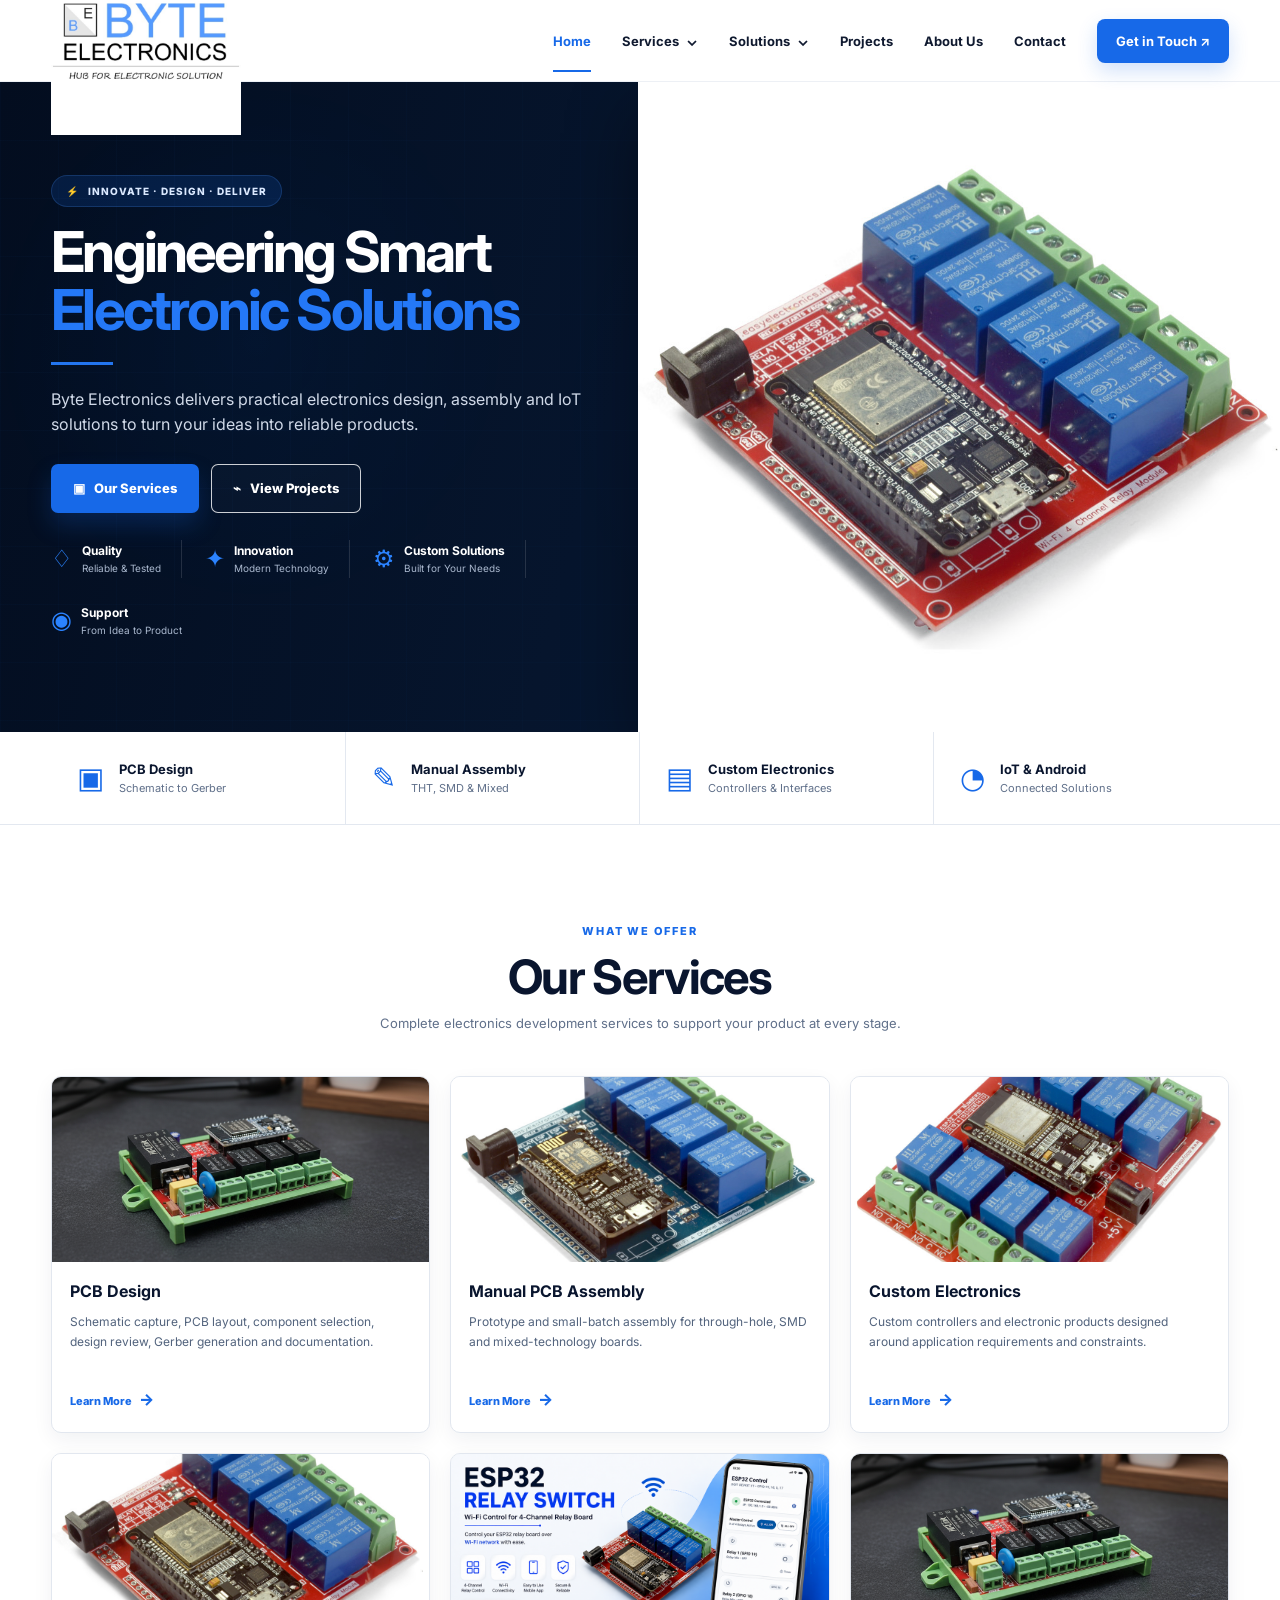
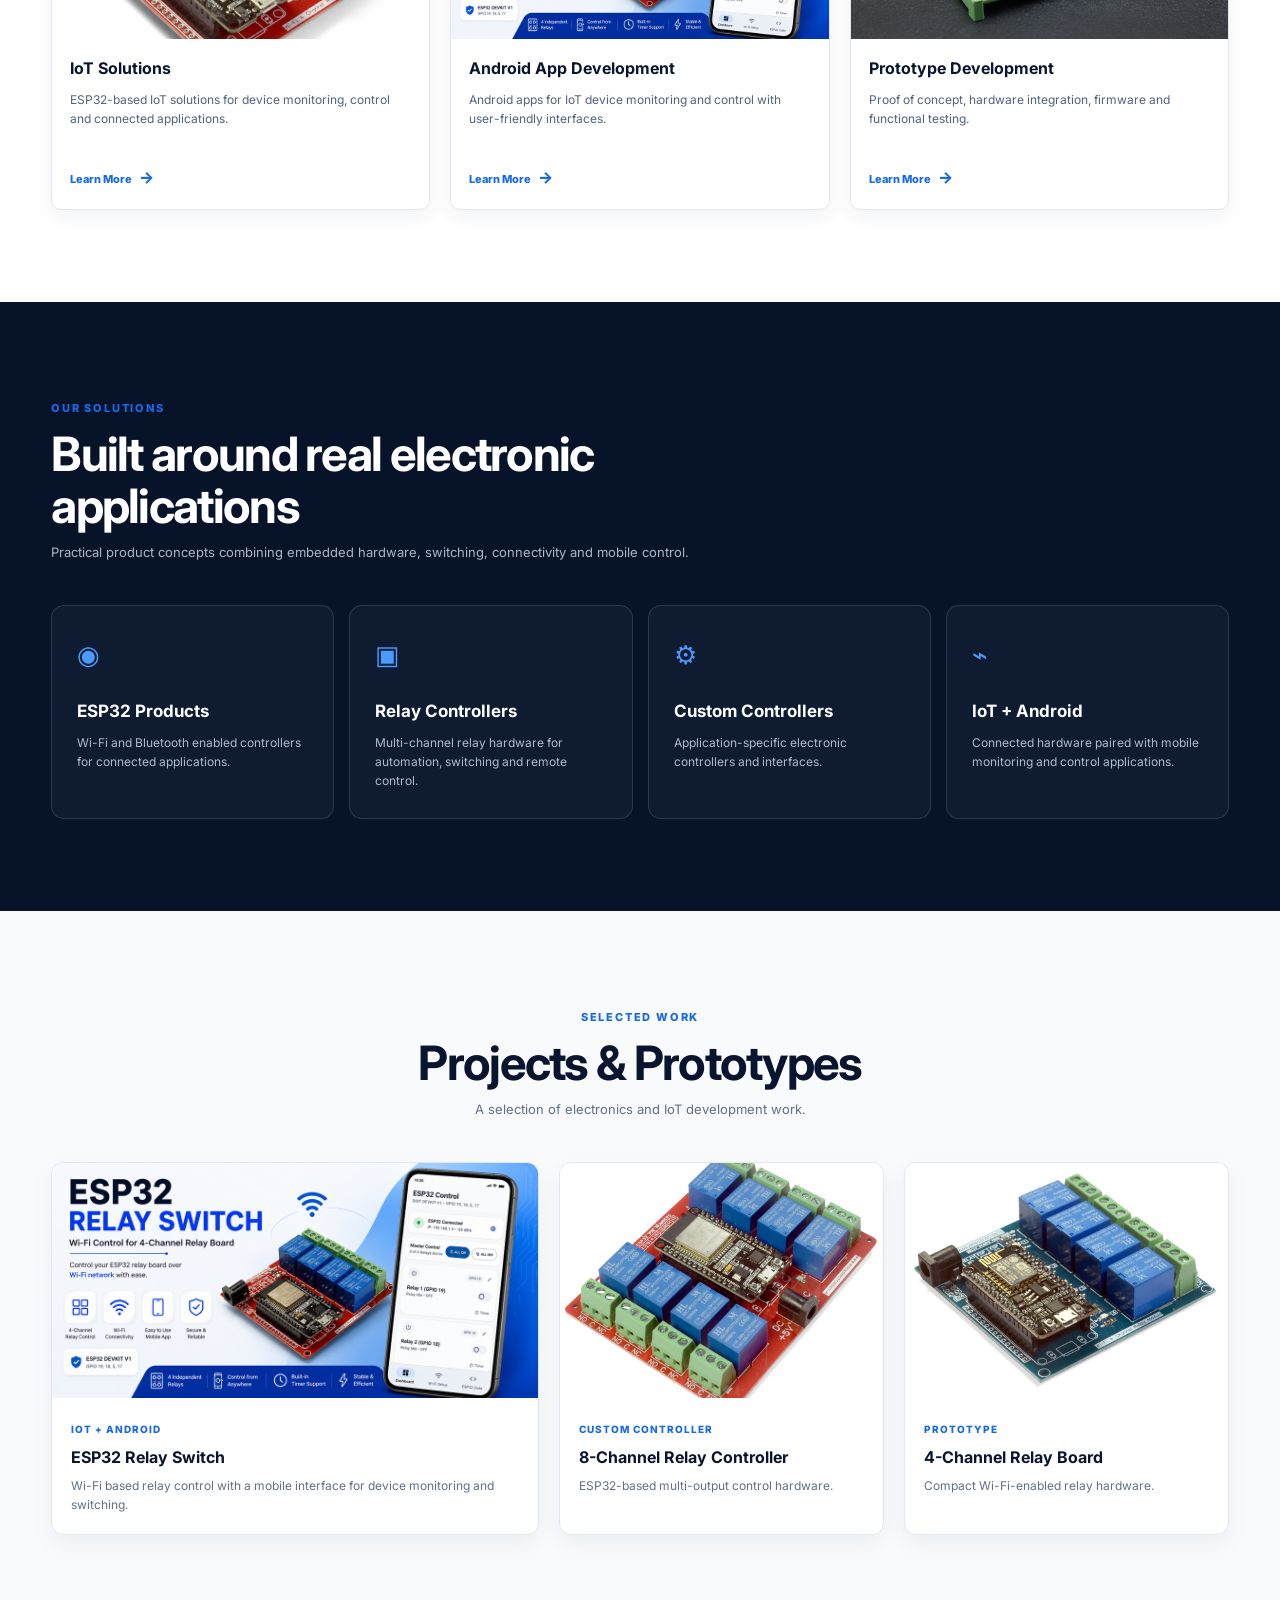
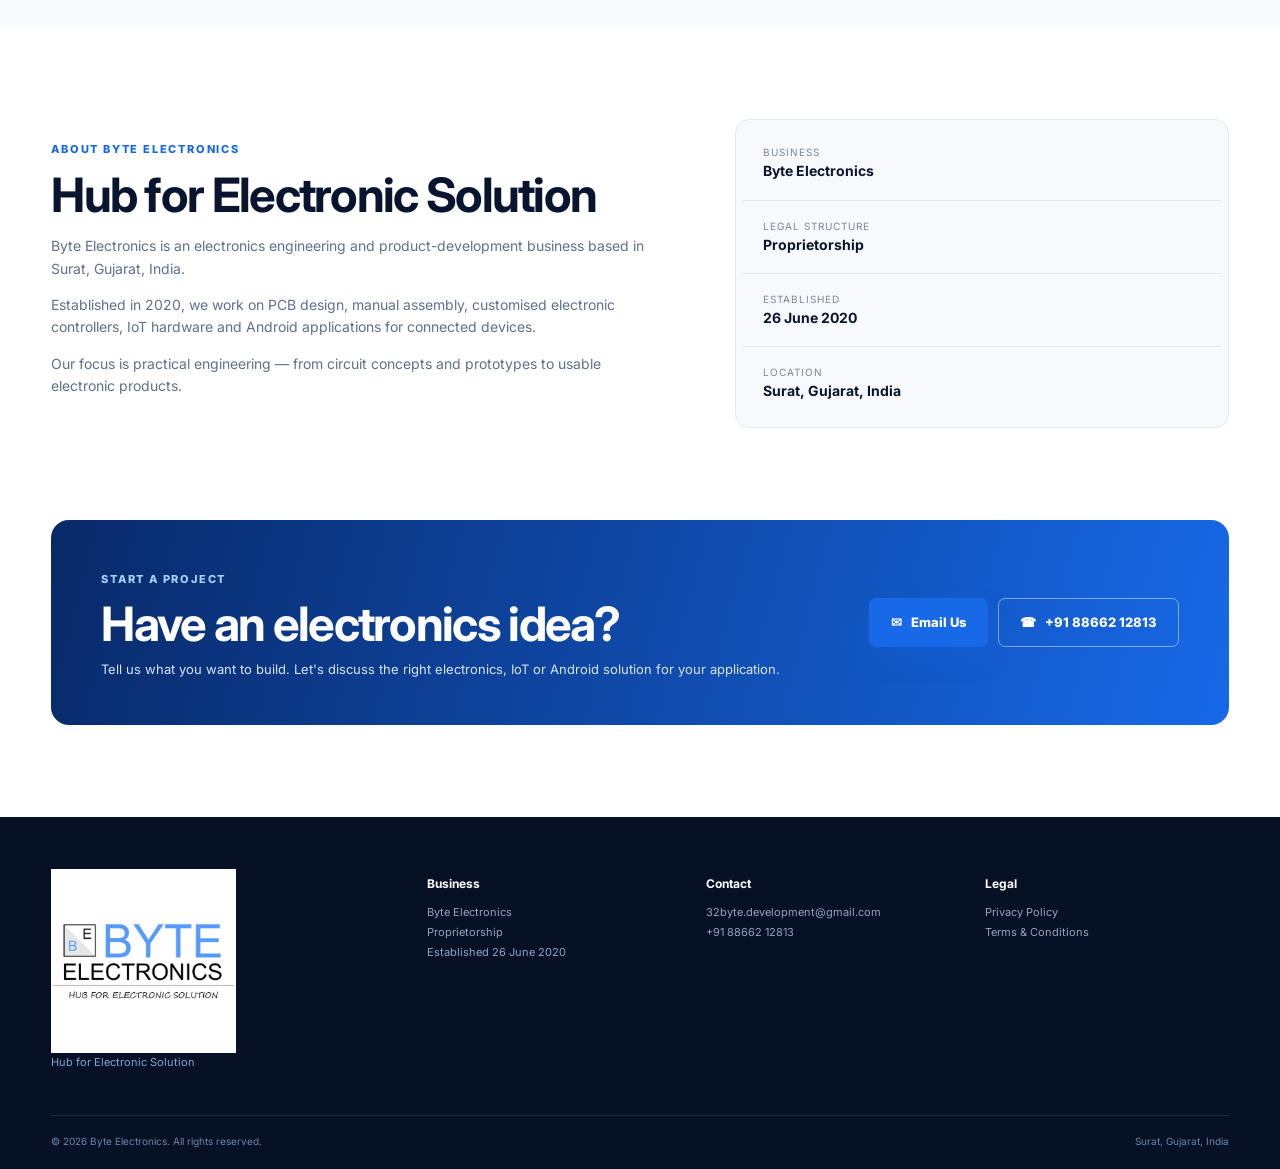
<file: index.html>
<!DOCTYPE html>
<html lang="en">
<head>
  <meta charset="UTF-8">
  <meta name="viewport" content="width=device-width, initial-scale=1.0">
  <meta name="description" content="Byte Electronics — PCB design, manual PCB assembly, customised electronics, IoT solutions and Android applications for connected devices.">
  <meta name="robots" content="index, follow">
  <link rel="canonical" href="https://32byteElectronics.github.io/">
  <link rel="icon" href="assets/logo.jpg">
  <link rel="stylesheet" href="styles.css">
  <title>Byte Electronics | Hub for Electronic Solution</title>
</head>
<body>
<header class="site-header">
  <div class="container nav-wrap">
    <a class="brand" href="#home" aria-label="Byte Electronics home">
      <img src="assets/logo.jpg" alt="Byte Electronics">
    </a>
    <button class="nav-toggle" aria-label="Open navigation" aria-expanded="false">☰</button>
    <nav class="nav" id="nav">
      <a class="active" href="#home">Home</a>
      <a href="#services">Services <span class="chevron">⌄</span></a>
      <a href="#solutions">Solutions <span class="chevron">⌄</span></a>
      <a href="#projects">Projects</a>
      <a href="#about">About Us</a>
      <a href="#contact">Contact</a>
      <a class="nav-cta" href="#contact">Get in Touch <span>↗</span></a>
    </nav>
  </div>
</header>

<main id="home">

<section class="hero">
  <div class="hero-circuit"></div>
  <div class="container hero-grid">
    <div class="hero-copy">
      <div class="hero-badge">⚡ &nbsp; INNOVATE · DESIGN · DELIVER</div>
      <h1>Engineering Smart<br><span>Electronic Solutions</span></h1>
      <div class="hero-line"></div>
      <p>Byte Electronics delivers practical electronics design, assembly and IoT solutions to turn your ideas into reliable products.</p>
      <div class="hero-actions">
        <a class="btn primary" href="#services">▣ &nbsp; Our Services</a>
        <a class="btn outline" href="#projects">⌁ &nbsp; View Projects</a>
      </div>
      <div class="hero-benefits">
        <div><span class="benefit-icon">♢</span><div><strong>Quality</strong><small>Reliable &amp; Tested</small></div></div>
        <div><span class="benefit-icon">✦</span><div><strong>Innovation</strong><small>Modern Technology</small></div></div>
        <div><span class="benefit-icon">⚙</span><div><strong>Custom Solutions</strong><small>Built for Your Needs</small></div></div>
        <div><span class="benefit-icon">◉</span><div><strong>Support</strong><small>From Idea to Product</small></div></div>
      </div>
    </div>
    <div class="hero-product-wrap">
      <div class="hero-orb"></div>
      <img class="hero-product" src="assets/relay-4ch.jpg" alt="ESP32 based four channel relay controller">
    </div>
  </div>
</section>

<section class="capability-strip">
  <div class="container capabilities">
    <a href="#services"><span class="cap-icon">▣</span><span><strong>PCB Design</strong><small>Schematic to Gerber</small></span></a>
    <a href="#services"><span class="cap-icon">✎</span><span><strong>Manual Assembly</strong><small>THT, SMD &amp; Mixed</small></span></a>
    <a href="#services"><span class="cap-icon">▤</span><span><strong>Custom Electronics</strong><small>Controllers &amp; Interfaces</small></span></a>
    <a href="#solutions"><span class="cap-icon">◔</span><span><strong>IoT &amp; Android</strong><small>Connected Solutions</small></span></a>
  </div>
</section>

<section class="section services-section" id="services">
  <div class="container">
    <div class="section-heading centered">
      <span class="eyebrow">WHAT WE OFFER</span>
      <h2>Our Services</h2>
      <p>Complete electronics development services to support your product at every stage.</p>
    </div>

    <div class="service-grid">
      <article class="service-card">
        <div class="service-image"><img src="assets/custom-controller.png" alt="PCB design and electronic development"></div>
        <div class="service-content"><h3>PCB Design</h3><p>Schematic capture, PCB layout, component selection, design review, Gerber generation and documentation.</p><a href="#contact">Learn More <span>→</span></a></div>
      </article>
      <article class="service-card">
        <div class="service-image"><img src="assets/relay-board.jpg" alt="Manual PCB assembly prototype"></div>
        <div class="service-content"><h3>Manual PCB Assembly</h3><p>Prototype and small-batch assembly for through-hole, SMD and mixed-technology boards.</p><a href="#contact">Learn More <span>→</span></a></div>
      </article>
      <article class="service-card">
        <div class="service-image"><img src="assets/relay-8ch.jpg" alt="Custom electronic controller"></div>
        <div class="service-content"><h3>Custom Electronics</h3><p>Custom controllers and electronic products designed around application requirements and constraints.</p><a href="#contact">Learn More <span>→</span></a></div>
      </article>
      <article class="service-card">
        <div class="service-image"><img src="assets/relay-4ch.jpg" alt="ESP32 IoT controller"></div>
        <div class="service-content"><h3>IoT Solutions</h3><p>ESP32-based IoT solutions for device monitoring, control and connected applications.</p><a href="#contact">Learn More <span>→</span></a></div>
      </article>
      <article class="service-card">
        <div class="service-image app-image"><img src="assets/app-banner.png" alt="Android application for IoT control"></div>
        <div class="service-content"><h3>Android App Development</h3><p>Android apps for IoT device monitoring and control with user-friendly interfaces.</p><a href="#contact">Learn More <span>→</span></a></div>
      </article>
      <article class="service-card">
        <div class="service-image"><img src="assets/custom-controller.png" alt="Electronics prototype development"></div>
        <div class="service-content"><h3>Prototype Development</h3><p>Proof of concept, hardware integration, firmware and functional testing.</p><a href="#contact">Learn More <span>→</span></a></div>
      </article>
    </div>
  </div>
</section>

<section class="section solutions-section" id="solutions">
  <div class="container">
    <div class="section-heading">
      <span class="eyebrow">OUR SOLUTIONS</span>
      <h2>Built around real electronic applications</h2>
      <p>Practical product concepts combining embedded hardware, switching, connectivity and mobile control.</p>
    </div>
    <div class="solution-grid">
      <article class="solution-card"><span class="solution-icon">◉</span><h3>ESP32 Products</h3><p>Wi-Fi and Bluetooth enabled controllers for connected applications.</p></article>
      <article class="solution-card"><span class="solution-icon">▣</span><h3>Relay Controllers</h3><p>Multi-channel relay hardware for automation, switching and remote control.</p></article>
      <article class="solution-card"><span class="solution-icon">⚙</span><h3>Custom Controllers</h3><p>Application-specific electronic controllers and interfaces.</p></article>
      <article class="solution-card"><span class="solution-icon">⌁</span><h3>IoT + Android</h3><p>Connected hardware paired with mobile monitoring and control applications.</p></article>
    </div>
  </div>
</section>

<section class="section projects-section" id="projects">
  <div class="container">
    <div class="section-heading centered">
      <span class="eyebrow">SELECTED WORK</span>
      <h2>Projects &amp; Prototypes</h2>
      <p>A selection of electronics and IoT development work.</p>
    </div>
    <div class="project-grid">
      <article class="project-card project-feature">
        <img src="assets/app-banner.png" alt="ESP32 relay switch with Android control app">
        <div><span>IoT + Android</span><h3>ESP32 Relay Switch</h3><p>Wi-Fi based relay control with a mobile interface for device monitoring and switching.</p></div>
      </article>
      <article class="project-card"><img src="assets/relay-8ch.jpg" alt="ESP32 eight channel relay controller"><div><span>Custom Controller</span><h3>8-Channel Relay Controller</h3><p>ESP32-based multi-output control hardware.</p></div></article>
      <article class="project-card"><img src="assets/relay-board.jpg" alt="ESP32 four channel relay board"><div><span>Prototype</span><h3>4-Channel Relay Board</h3><p>Compact Wi-Fi-enabled relay hardware.</p></div></article>
    </div>
  </div>
</section>

<section class="section about-section" id="about">
  <div class="container about-grid">
    <div>
      <span class="eyebrow">ABOUT BYTE ELECTRONICS</span>
      <h2>Hub for Electronic Solution</h2>
      <p>Byte Electronics is an electronics engineering and product-development business based in Surat, Gujarat, India.</p>
      <p>Established in 2020, we work on PCB design, manual assembly, customised electronic controllers, IoT hardware and Android applications for connected devices.</p>
      <p>Our focus is practical engineering — from circuit concepts and prototypes to usable electronic products.</p>
    </div>
    <div class="about-card">
      <div><span>Business</span><strong>Byte Electronics</strong></div>
      <div><span>Legal Structure</span><strong>Proprietorship</strong></div>
      <div><span>Established</span><strong>26 June 2020</strong></div>
      <div><span>Location</span><strong>Surat, Gujarat, India</strong></div>
    </div>
  </div>
</section>

<section class="contact-section" id="contact">
  <div class="container contact-box">
    <div><span class="eyebrow">START A PROJECT</span><h2>Have an electronics idea?</h2><p>Tell us what you want to build. Let's discuss the right electronics, IoT or Android solution for your application.</p></div>
    <div class="contact-buttons"><a class="btn primary" href="mailto:32byte.development@gmail.com?subject=Project%20Enquiry%20-%20Byte%20Electronics">✉ &nbsp; Email Us</a><a class="btn light-outline" href="tel:+918866212813">☎ &nbsp; +91 88662 12813</a></div>
  </div>
</section>
</main>

<footer class="site-footer">
  <div class="container footer-grid">
    <div><img src="assets/logo.jpg" alt="Byte Electronics" class="footer-logo"><p>Hub for Electronic Solution</p></div>
    <div><h4>Business</h4><p>Byte Electronics<br>Proprietorship<br>Established 26 June 2020</p></div>
    <div><h4>Contact</h4><p><a href="mailto:32byte.development@gmail.com">32byte.development@gmail.com</a><br><a href="tel:+918866212813">+91 88662 12813</a></p></div>
    <div><h4>Legal</h4><p><a href="privacy-policy.html">Privacy Policy</a><br><a href="terms.html">Terms &amp; Conditions</a></p></div>
  </div>
  <div class="container footer-bottom"><span>© 2026 Byte Electronics. All rights reserved.</span><span>Surat, Gujarat, India</span></div>
</footer>
<script src="script.js"></script>
</body>
</html>
</file>
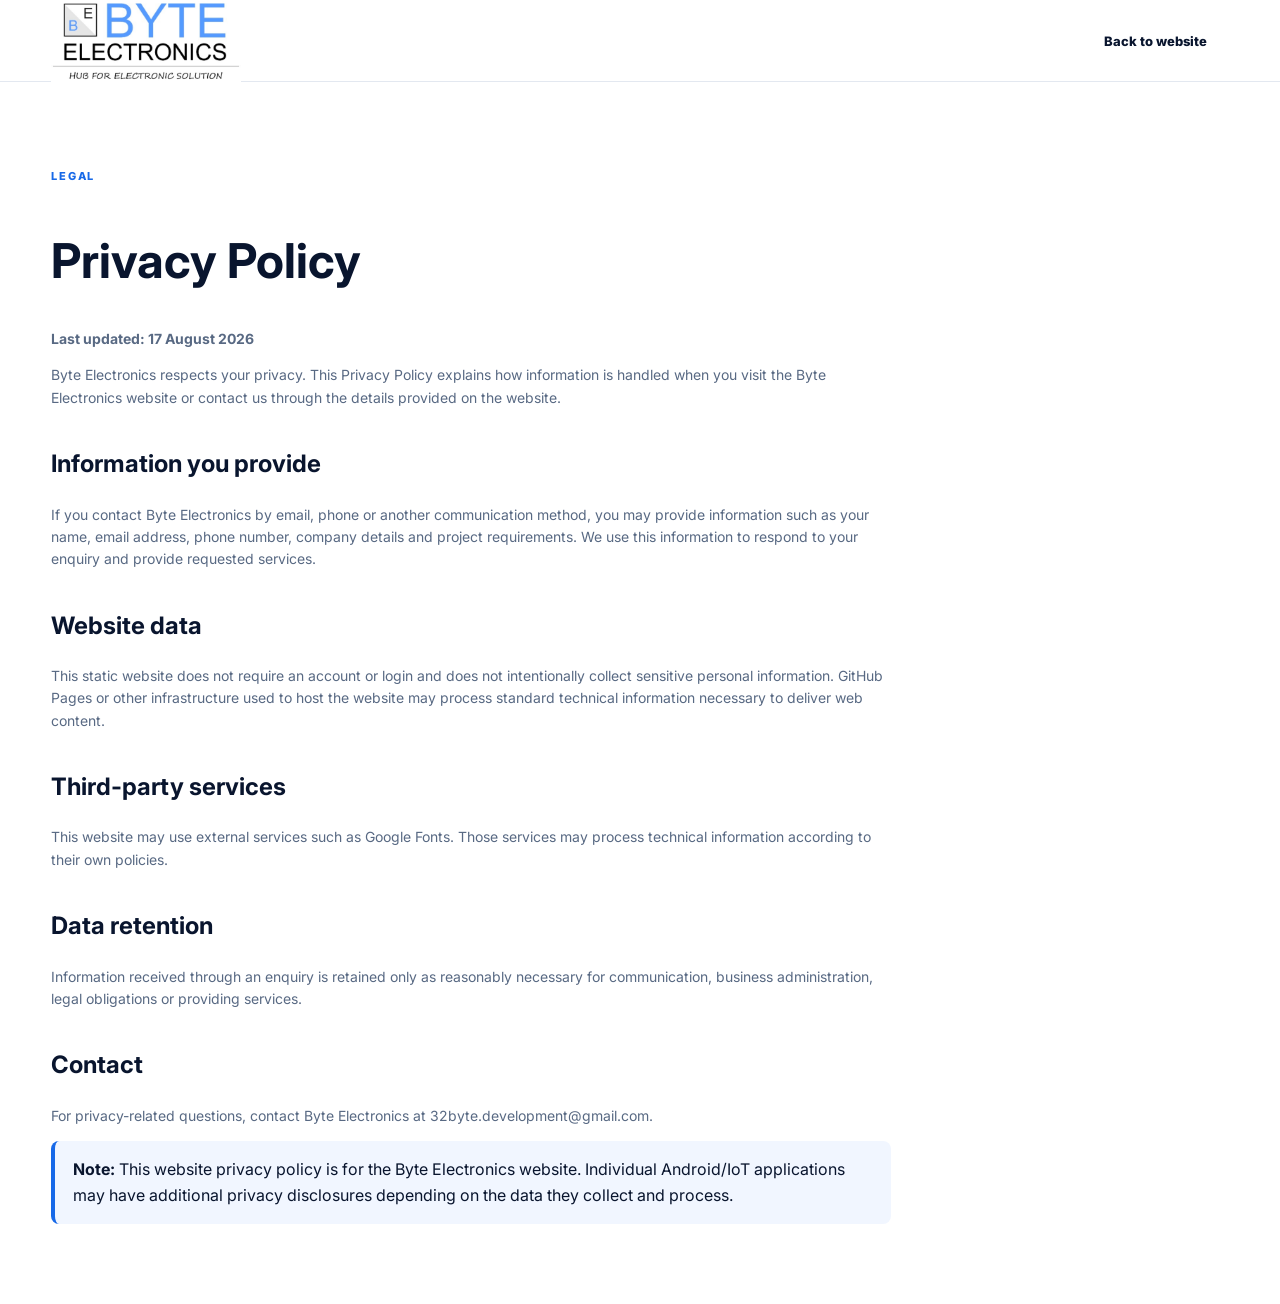
<file: privacy-policy.html>
<!DOCTYPE html>
<html lang="en"><head><meta charset="UTF-8"><meta name="viewport" content="width=device-width,initial-scale=1"><meta name="robots" content="index,follow"><title>Privacy Policy | Byte Electronics</title><link rel="icon" href="assets/logo.jpg"><link rel="stylesheet" href="styles.css"></head>
<body><header class="site-header simple-header"><div class="container nav-wrap"><a class="brand" href="index.html"><img src="assets/logo.jpg" alt="Byte Electronics logo"></a><a class="btn secondary" href="index.html">Back to website</a></div></header>
<main class="legal"><div class="container"><article><span class="eyebrow">LEGAL</span><h1>Privacy Policy</h1><p><strong>Last updated: 17 August 2026</strong></p>
<p>Byte Electronics respects your privacy. This Privacy Policy explains how information is handled when you visit the Byte Electronics website or contact us through the details provided on the website.</p>
<h2>Information you provide</h2><p>If you contact Byte Electronics by email, phone or another communication method, you may provide information such as your name, email address, phone number, company details and project requirements. We use this information to respond to your enquiry and provide requested services.</p>
<h2>Website data</h2><p>This static website does not require an account or login and does not intentionally collect sensitive personal information. GitHub Pages or other infrastructure used to host the website may process standard technical information necessary to deliver web content.</p>
<h2>Third-party services</h2><p>This website may use external services such as Google Fonts. Those services may process technical information according to their own policies.</p>
<h2>Data retention</h2><p>Information received through an enquiry is retained only as reasonably necessary for communication, business administration, legal obligations or providing services.</p>
<h2>Contact</h2><p>For privacy-related questions, contact Byte Electronics at <a href="mailto:32byte.development@gmail.com">32byte.development@gmail.com</a>.</p>
<div class="notice"><strong>Note:</strong> This website privacy policy is for the Byte Electronics website. Individual Android/IoT applications may have additional privacy disclosures depending on the data they collect and process.</div>
</article></div></main></body></html>
</file>
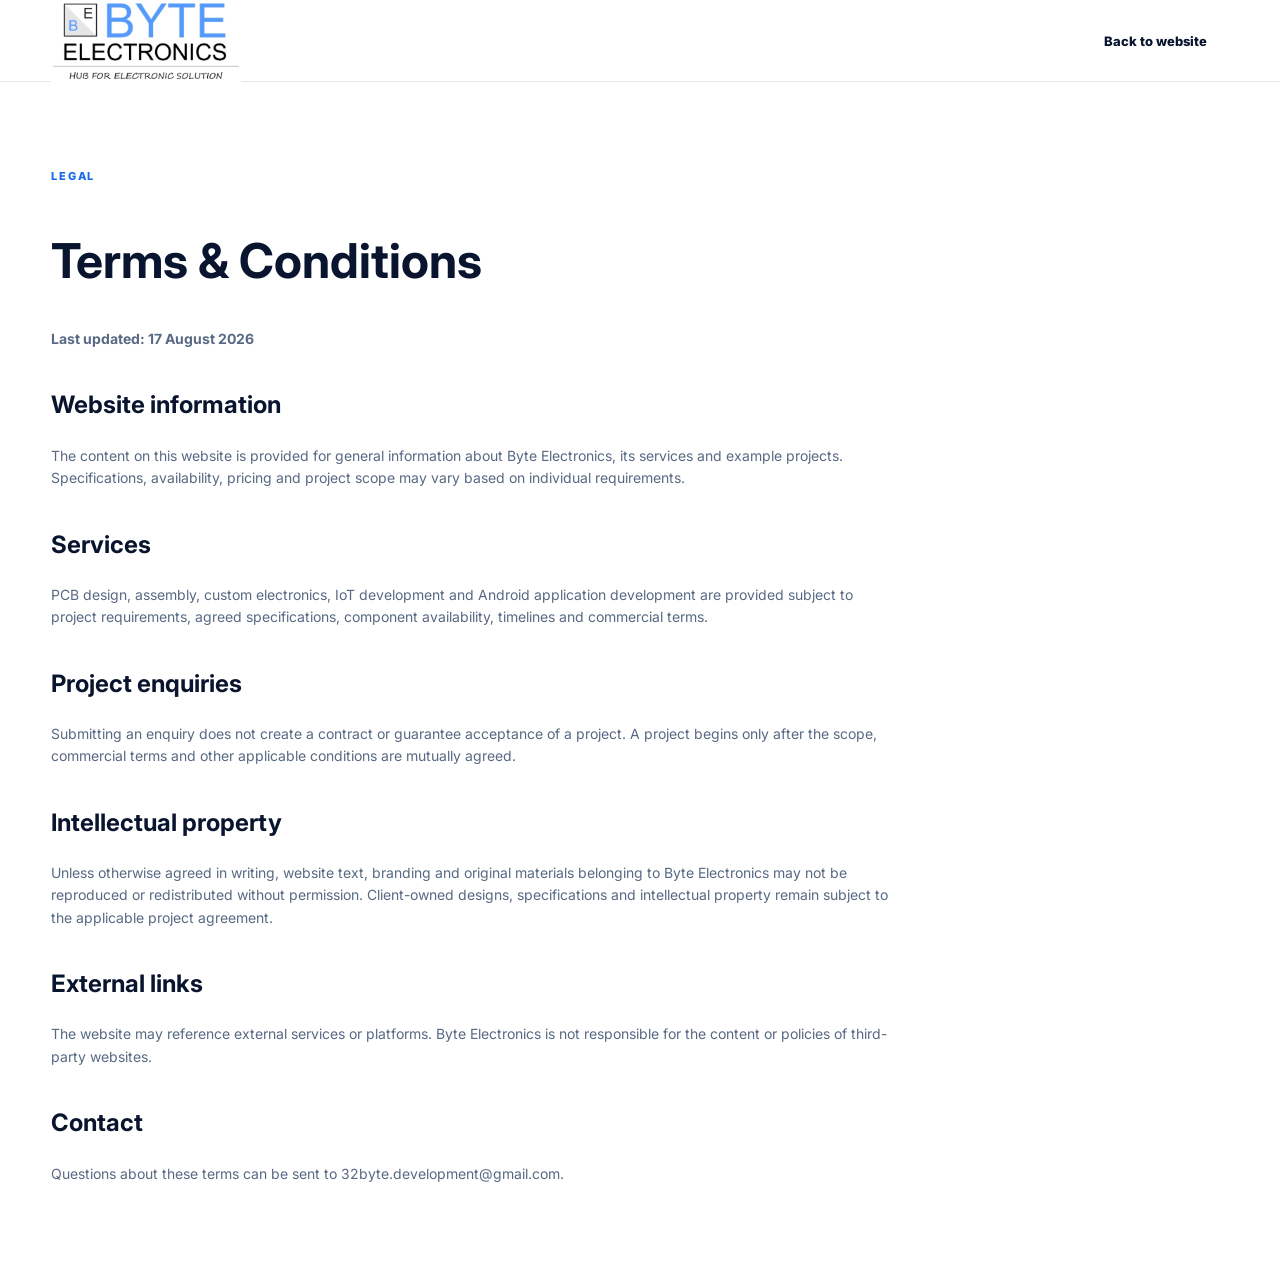
<file: terms.html>
<!DOCTYPE html>
<html lang="en"><head><meta charset="UTF-8"><meta name="viewport" content="width=device-width,initial-scale=1"><meta name="robots" content="index,follow"><title>Terms & Conditions | Byte Electronics</title><link rel="icon" href="assets/logo.jpg"><link rel="stylesheet" href="styles.css"></head>
<body><header class="site-header simple-header"><div class="container nav-wrap"><a class="brand" href="index.html"><img src="assets/logo.jpg" alt="Byte Electronics logo"></a><a class="btn secondary" href="index.html">Back to website</a></div></header>
<main class="legal"><div class="container"><article><span class="eyebrow">LEGAL</span><h1>Terms & Conditions</h1><p><strong>Last updated: 17 August 2026</strong></p>
<h2>Website information</h2><p>The content on this website is provided for general information about Byte Electronics, its services and example projects. Specifications, availability, pricing and project scope may vary based on individual requirements.</p>
<h2>Services</h2><p>PCB design, assembly, custom electronics, IoT development and Android application development are provided subject to project requirements, agreed specifications, component availability, timelines and commercial terms.</p>
<h2>Project enquiries</h2><p>Submitting an enquiry does not create a contract or guarantee acceptance of a project. A project begins only after the scope, commercial terms and other applicable conditions are mutually agreed.</p>
<h2>Intellectual property</h2><p>Unless otherwise agreed in writing, website text, branding and original materials belonging to Byte Electronics may not be reproduced or redistributed without permission. Client-owned designs, specifications and intellectual property remain subject to the applicable project agreement.</p>
<h2>External links</h2><p>The website may reference external services or platforms. Byte Electronics is not responsible for the content or policies of third-party websites.</p>
<h2>Contact</h2><p>Questions about these terms can be sent to <a href="mailto:32byte.development@gmail.com">32byte.development@gmail.com</a>.</p>
</article></div></main></body></html>
</file>
<file: styles.css>
@import url('https://fonts.googleapis.com/css2?family=Inter:wght@400;500;600;700;800&display=swap');
:root{--blue:#1769e8;--blue2:#0b48c8;--navy:#061329;--navy2:#0a1c39;--ink:#09152e;--muted:#60708a;--line:#e3e8f0;--bg:#f7f9fc;--white:#fff}
*{box-sizing:border-box}html{scroll-behavior:smooth}body{margin:0;font-family:Inter,Arial,sans-serif;color:var(--ink);background:#fff;line-height:1.6}a{text-decoration:none;color:inherit}.container{width:min(1240px,92%);margin:auto}
.site-header{height:82px;position:sticky;top:0;z-index:100;background:rgba(255,255,255,.96);backdrop-filter:blur(12px);border-bottom:1px solid #edf0f5}.nav-wrap{height:82px;display:flex;align-items:center;justify-content:space-between}.brand img{width:190px;display:block}.nav{display:flex;align-items:center;gap:31px;font-size:13px;font-weight:700}.nav>a{color:#101a30;padding:29px 0;position:relative}.nav>a:hover,.nav>a.active{color:var(--blue)}.nav>a.active:after{content:"";position:absolute;left:0;right:0;bottom:8px;height:2px;background:var(--blue)}.chevron{font-size:15px;margin-left:4px}.nav-cta{padding:12px 19px!important;border-radius:8px;background:var(--blue);color:#fff!important;box-shadow:0 8px 20px rgba(23,105,232,.2)}.nav-cta:hover{background:var(--blue2)}.nav-cta:after{display:none}.nav-toggle{display:none;border:0;background:transparent;font-size:26px}
.hero{position:relative;overflow:hidden;background:linear-gradient(105deg,#030d1f 0%,#06152d 48%,#061b3d 100%);color:#fff}.hero-circuit{position:absolute;inset:0;opacity:.35;background-image:linear-gradient(rgba(40,119,220,.08) 1px,transparent 1px),linear-gradient(90deg,rgba(40,119,220,.08) 1px,transparent 1px);background-size:58px 58px;mask-image:linear-gradient(90deg,#000 20%,transparent 100%)}.hero-circuit:after{content:"";position:absolute;inset:0;background:radial-gradient(circle at 68% 50%,rgba(23,105,232,.23),transparent 34%),radial-gradient(circle at 20% 40%,rgba(0,116,255,.12),transparent 25%)}.hero-grid{position:relative;z-index:1;min-height:500px;display:grid;grid-template-columns:48% 52%;align-items:center}.hero-copy{padding:58px 0}.hero-badge{display:inline-block;background:rgba(23,105,232,.16);border:1px solid rgba(80,150,255,.2);border-radius:30px;padding:7px 14px;font-size:10px;letter-spacing:1px;font-weight:800;color:#dbe9ff;margin-bottom:16px}.hero h1{font-size:clamp(43px,4.4vw,67px);line-height:1.04;letter-spacing:-2.8px;margin:0}.hero h1 span{color:#2478f7}.hero-line{width:62px;height:3px;background:#2375ef;margin:22px 0}.hero-copy>p{max-width:570px;color:#d0d9e8;font-size:16px;margin:0}.hero-actions{display:flex;gap:12px;margin:26px 0 27px;flex-wrap:wrap}.btn{display:inline-flex;align-items:center;justify-content:center;padding:13px 21px;border-radius:7px;font-size:13px;font-weight:800;border:1px solid transparent;transition:.2s}.btn.primary{background:var(--blue);color:#fff;box-shadow:0 12px 25px rgba(23,105,232,.22)}.btn.primary:hover{background:#2b7df1;transform:translateY(-1px)}.btn.outline{color:#fff;border-color:rgba(255,255,255,.8);background:rgba(255,255,255,.02)}.btn.outline:hover{background:#fff;color:#0a1932}.hero-benefits{display:flex;gap:23px;flex-wrap:wrap}.hero-benefits>div{display:flex;gap:9px;align-items:center;padding-right:20px;border-right:1px solid rgba(255,255,255,.13)}.hero-benefits>div:last-child{border:0}.benefit-icon{font-size:24px;color:#2b83ff}.hero-benefits strong,.hero-benefits small{display:block}.hero-benefits strong{font-size:12px}.hero-benefits small{font-size:10px;color:#aab8ce}.hero-product-wrap{position:relative;height:100%;display:flex;align-items:center;justify-content:center}.hero-orb{position:absolute;width:520px;height:520px;border-radius:50%;background:radial-gradient(circle,rgba(31,119,242,.27),rgba(4,25,56,0) 67%)}.hero-product{position:relative;width:min(650px,112%);margin-right:-80px;filter:drop-shadow(0 28px 35px rgba(0,0,0,.42));mix-blend-mode:screen;object-fit:contain}.capability-strip{background:#fff;border-bottom:1px solid var(--line);box-shadow:0 5px 18px rgba(10,30,60,.04)}.capabilities{display:grid;grid-template-columns:repeat(4,1fr)}.capabilities>a{display:flex;align-items:center;gap:15px;padding:23px 26px;border-right:1px solid var(--line)}.capabilities>a:last-child{border:0}.capabilities>a:hover .cap-icon{transform:scale(1.08)}.cap-icon{font-size:29px;color:var(--blue);transition:.2s}.capabilities strong,.capabilities small{display:block}.capabilities strong{font-size:13px}.capabilities small{font-size:11px;color:var(--muted)}
.section{padding:92px 0}.services-section{background:#fff}.section-heading{max-width:760px;margin-bottom:42px}.section-heading.centered{text-align:center;margin-left:auto;margin-right:auto}.eyebrow{display:inline-block;color:var(--blue);font-size:11px;letter-spacing:1.8px;font-weight:800;margin-bottom:10px}.section-heading h2,.about-section h2,.contact-box h2{font-size:clamp(32px,3.7vw,48px);line-height:1.1;letter-spacing:-1.7px;margin:0 0 10px}.section-heading p{font-size:13px;color:var(--muted);margin:0}.service-grid{display:grid;grid-template-columns:repeat(3,1fr);gap:20px}.service-card{overflow:hidden;border:1px solid #e2e7ef;border-radius:10px;background:#fff;box-shadow:0 7px 20px rgba(12,31,65,.06);transition:.2s}.service-card:hover{transform:translateY(-4px);box-shadow:0 16px 34px rgba(12,31,65,.11);border-color:#cbdaf2}.service-image{height:185px;background:#e8edf4;overflow:hidden}.service-image img{width:100%;height:100%;object-fit:cover;display:block}.service-image.app-image img{object-position:center 24%}.service-content{padding:17px 18px 19px}.service-content h3{font-size:16px;margin:0 0 8px}.service-content p{font-size:12px;color:#52637d;line-height:1.65;min-height:62px;margin:0 0 13px}.service-content a{font-size:11px;font-weight:800;color:var(--blue)}.service-content a span{font-size:16px;margin-left:5px}.solutions-section{background:var(--navy);color:#fff}.solutions-section .section-heading p{color:#aab8ce}.solution-grid{display:grid;grid-template-columns:repeat(4,1fr);gap:15px}.solution-card{padding:28px 25px;border:1px solid rgba(255,255,255,.13);border-radius:13px;background:rgba(255,255,255,.035);transition:.2s}.solution-card:hover{background:rgba(255,255,255,.065);border-color:rgba(66,137,240,.45);transform:translateY(-3px)}.solution-icon{display:block;color:#4a9aff;font-size:26px;margin-bottom:23px}.solution-card h3{font-size:17px;margin:0 0 7px}.solution-card p{font-size:12px;color:#aebbd0;margin:0}.projects-section{background:#f8fafc}.project-grid{display:grid;grid-template-columns:1.5fr 1fr 1fr;gap:20px}.project-card{overflow:hidden;background:#fff;border:1px solid var(--line);border-radius:12px;box-shadow:0 8px 22px rgba(13,35,70,.05)}.project-card>img{display:block;width:100%;height:235px;object-fit:cover}.project-feature>img{height:235px}.project-card>div{padding:17px 19px 20px}.project-card span{font-size:10px;color:var(--blue);font-weight:800;letter-spacing:1px;text-transform:uppercase}.project-card h3{font-size:16px;margin:5px 0}.project-card p{font-size:12px;color:var(--muted);margin:0}.about-section{background:#fff}.about-grid{display:grid;grid-template-columns:1.1fr .9fr;gap:80px;align-items:center}.about-section p{font-size:14px;color:var(--muted);max-width:720px}.about-card{background:#f7f9fc;border:1px solid var(--line);border-radius:14px;padding:7px}.about-card>div{padding:17px 20px;border-bottom:1px solid var(--line)}.about-card>div:last-child{border:0}.about-card span,.about-card strong{display:block}.about-card span{font-size:10px;text-transform:uppercase;letter-spacing:1px;color:#7a879c}.about-card strong{font-size:14px}.contact-section{padding:0 0 92px}.contact-box{border-radius:18px;padding:45px 50px;background:linear-gradient(105deg,#082968,#1769e8);color:#fff;display:flex;align-items:center;justify-content:space-between;gap:35px}.contact-box .eyebrow{color:#acd0ff}.contact-box h2{margin-bottom:9px}.contact-box p{color:#d8e5fb;font-size:13px;max-width:700px;margin:0}.contact-buttons{display:flex;gap:10px;flex-wrap:wrap;justify-content:flex-end}.light-outline{color:#fff;border-color:rgba(255,255,255,.45)}.light-outline:hover{background:#fff;color:#0b2861}.site-footer{background:#061126;color:#fff;padding:52px 0 20px}.footer-grid{display:grid;grid-template-columns:1.4fr 1fr 1fr 1fr;gap:35px}.footer-logo{width:185px;display:block}.footer-grid>div:first-child>p{color:#86a5d3}.footer-grid h4{font-size:12px;margin:5px 0 10px}.footer-grid p{font-size:11px;line-height:1.8;color:#91a5c2;margin:0}.footer-grid a:hover{color:#55a0ff}.footer-bottom{display:flex;justify-content:space-between;border-top:1px solid rgba(255,255,255,.1);margin-top:42px;padding-top:17px;color:#7086a8;font-size:10px}
.legal{padding:80px 0}.legal article{max-width:840px}.legal h1{font-size:48px;line-height:1.1}.legal h2{margin-top:36px}.legal p,.legal li{color:#586983;font-size:14px}.legal .notice{background:#f1f6ff;border-left:4px solid var(--blue);padding:16px 18px;border-radius:8px}.simple-header{border-bottom:1px solid var(--line)}
@media(max-width:1000px){.nav{gap:17px}.nav>a{font-size:12px}.hero-grid{grid-template-columns:1fr 1fr}.hero h1{font-size:46px}.hero-product{width:120%;margin-right:-100px}.hero-benefits{gap:12px}.hero-benefits>div{padding-right:12px}.service-grid{grid-template-columns:repeat(2,1fr)}.solution-grid{grid-template-columns:repeat(2,1fr)}.project-grid{grid-template-columns:1fr 1fr}.project-feature{grid-column:span 2}.footer-grid{grid-template-columns:repeat(2,1fr)}}
@media(max-width:720px){.site-header,.nav-wrap{height:72px}.brand img{width:160px}.nav-toggle{display:block}.nav{display:none;position:absolute;top:72px;left:0;right:0;padding:15px 4%;background:#fff;box-shadow:0 12px 25px rgba(10,30,60,.08);flex-direction:column;align-items:flex-start;gap:4px}.nav.open{display:flex}.nav>a{width:100%;padding:10px 0}.nav>a.active:after{display:none}.nav-cta{width:auto!important;padding:11px 16px!important;margin-top:6px}.hero-grid{grid-template-columns:1fr}.hero-copy{padding:50px 0 20px}.hero h1{font-size:43px}.hero-product-wrap{height:310px}.hero-product{width:115%;margin:0 -5% 0 0}.hero-orb{width:330px;height:330px}.capabilities{grid-template-columns:1fr 1fr}.capabilities>a{padding:17px 12px}.capabilities>a:nth-child(2){border-right:0}.capabilities>a:nth-child(-n+2){border-bottom:1px solid var(--line)}.section{padding:68px 0}.service-grid,.solution-grid,.project-grid{grid-template-columns:1fr}.project-feature{grid-column:auto}.project-card>img,.project-feature>img{height:220px}.about-grid{grid-template-columns:1fr;gap:35px}.contact-box{display:block;padding:35px 25px}.contact-buttons{justify-content:flex-start;margin-top:24px}.footer-grid{grid-template-columns:1fr 1fr}.footer-bottom{display:block}.footer-bottom span{display:block;margin-top:5px}}
@media(max-width:460px){.hero h1{font-size:37px}.hero-benefits{display:grid;grid-template-columns:1fr 1fr}.hero-benefits>div{border-right:0}.capabilities{grid-template-columns:1fr}.capabilities>a{border-right:0!important;border-bottom:1px solid var(--line)!important}.capabilities>a:last-child{border-bottom:0!important}.footer-grid{grid-template-columns:1fr}}
</file>
